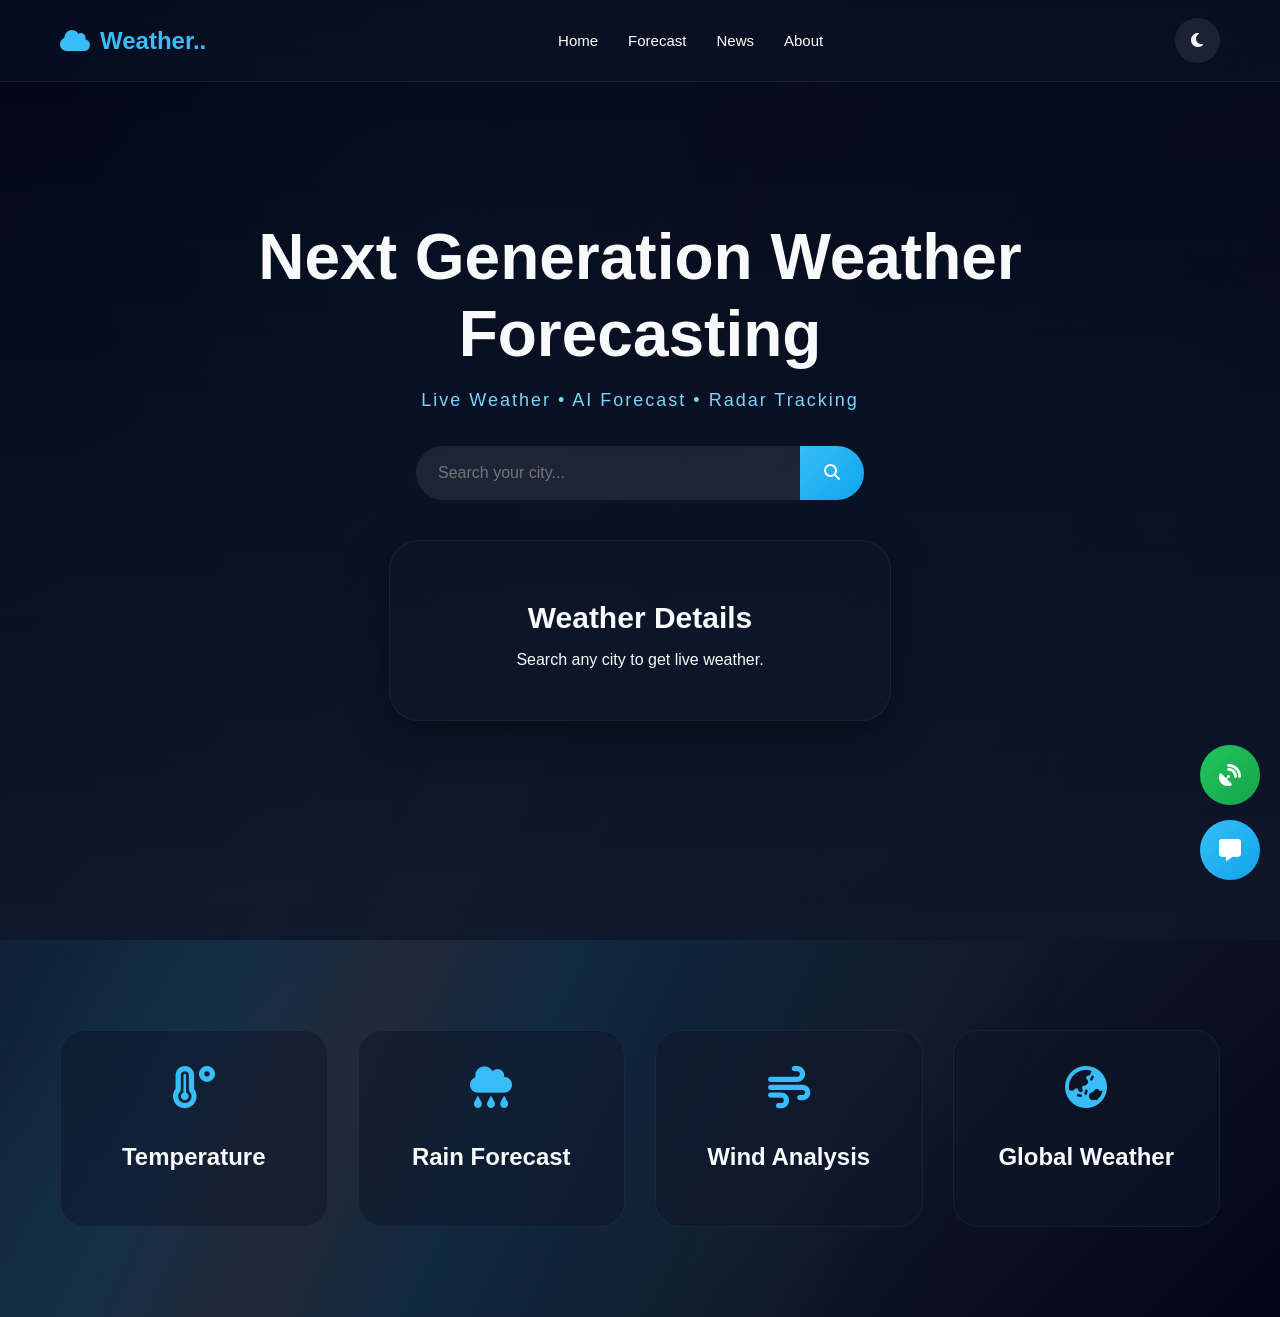
<file: index.html>
<!DOCTYPE html>
<html lang="en">
<head>

<meta charset="UTF-8">
<meta name="viewport" content="width=device-width, initial-scale=1.0">

<title>Weather..</title>

<link rel="stylesheet" href="style.css">

<script defer src="script.js"></script>

<link rel="stylesheet"
href="https://cdnjs.cloudflare.com/ajax/libs/font-awesome/6.5.1/css/all.min.css">

</head>

<body>
<div class="cloud cloud1"></div>
<div class="cloud cloud2"></div>
<div class="cloud cloud3"></div>
<!-- NAVBAR -->

<nav>

    <!-- LOGO -->

    <div class="logo">

        <i class="fa-solid fa-cloud"></i>

        Weather..

    </div>

    <!-- NAV LINKS -->

    <div class="nav-links">

        <a href="index.html">Home</a>

        <a href="forecast.html">Forecast</a>

        <a href="news.html">News</a>

        <a href="about.html">About</a>

    </div>

    <!-- THEME BUTTON -->

    <button class="theme-toggle" onclick="toggleTheme()">

        <i class="fa-solid fa-moon"></i>

    </button>

</nav>

<!-- HERO SECTION -->

<section class="hero">

    <div class="hero-content">

        <h1>
            Next Generation Weather Forecasting
        </h1>

        <p class="typing">
            Live Weather • AI Forecast • Radar Tracking
        </p>

        <!-- SEARCH -->

        <div class="search-box">

            <input
            type="text"
            id="city"
            placeholder="Search your city...">

            <button onclick="getWeather()">

                <i class="fa-solid fa-magnifying-glass"></i>

            </button>

        </div>

        <!-- WEATHER CARD -->

        <div class="weather-card" id="weatherResult">

            <h2>Weather Details</h2>

            <p>
                Search any city to get live weather.
            </p>

        </div>

    </div>

</section>

<!-- FEATURES -->

<section class="features">

    <div class="feature-card">

        <i class="fa-solid fa-temperature-high"></i>

        <h2>Temperature</h2>

    </div>

    <div class="feature-card">

        <i class="fa-solid fa-cloud-rain"></i>

        <h2>Rain Forecast</h2>

    </div>

    <div class="feature-card">

        <i class="fa-solid fa-wind"></i>

        <h2>Wind Analysis</h2>

    </div>

    <div class="feature-card">

        <i class="fa-solid fa-earth-asia"></i>

        <h2>Global Weather</h2>

    </div>

</section>

<!-- RADAR BUTTON -->

<div class="radar-btn" onclick="toggleRadar()">

    <i class="fa-solid fa-satellite-dish"></i>

</div>

<!-- RADAR POPUP -->

<div class="radar-popup" id="radarPopup">

    <div class="radar-header">

        <span>Live Radar</span>

        <button onclick="toggleRadar()">✖</button>

    </div>

    <iframe
    src="https://embed.windy.com/embed2.html?lat=28.6139&lon=77.2090&zoom=5&overlay=rain"
    frameborder="0">
    </iframe>

</div>

<!-- CHATBOT ICON -->

<div class="chatbot-icon" onclick="toggleChat()">

    <i class="fa-solid fa-message"></i>

</div>

<!-- CHAT POPUP -->

<div class="chat-popup" id="chatPopup">

    <div class="chat-header">

        <span>Weather AI</span>

        <button onclick="toggleChat()">✖</button>

    </div>

    <div class="chat-box" id="chatBox">

        <div class="bot-message">

            Hello 👋 Ask me anything about weather.

        </div>

    </div>

    <div class="chat-input">

        <input
        type="text"
        id="userInput"
        placeholder="Ask weather question...">

        <button onclick="sendMessage()">

            Send

        </button>

    </div>

</div>

</body>
</html>
</file>
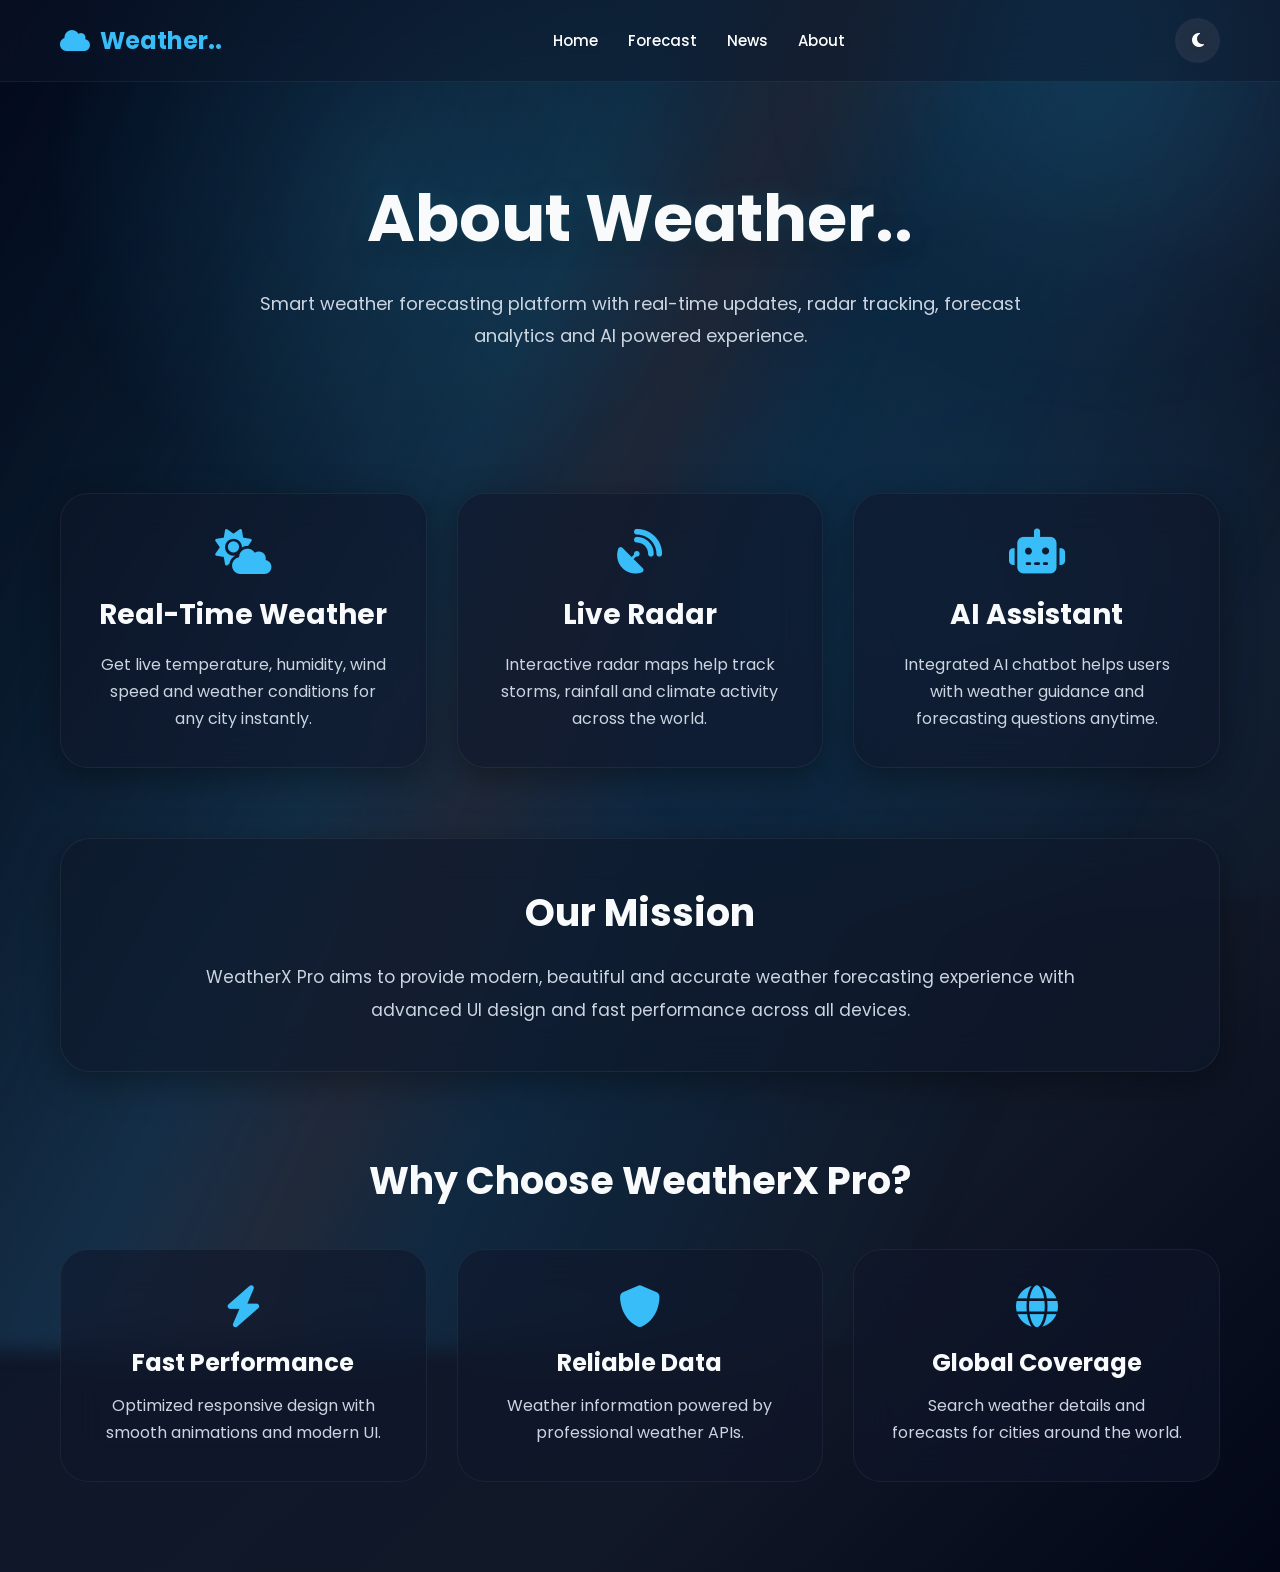
<file: about.html>
<!DOCTYPE html>
<html lang="en">

<head>

<meta charset="UTF-8">
<meta name="viewport" content="width=device-width, initial-scale=1.0">

<title>About | Weather..</title>

<link rel="stylesheet" href="style.css">
<link rel="stylesheet" href="about.css">

<link rel="stylesheet"
href="https://cdnjs.cloudflare.com/ajax/libs/font-awesome/6.5.1/css/all.min.css">

<script defer src="script.js"></script>

</head>

<body>

<!-- NAVBAR -->

<nav>

    <!-- LOGO -->
    <div class="logo">
        <i class="fa-solid fa-cloud"></i>
        Weather..
    </div>

    <!-- LINKS (THIS IS MOST IMPORTANT) -->
    <div class="nav-links">
        <a href="index.html">Home</a>
        <a href="forecast.html">Forecast</a>
        <a href="news.html">News</a>
        <a href="about.html">About</a>
    </div>

    <!-- THEME BUTTON -->
    <button class="theme-toggle" onclick="toggleTheme()">
        <i class="fa-solid fa-moon"></i>
    </button>

</nav>

   

<!-- HERO SECTION -->

<section class="about-hero">

<div class="about-content">

<h1>About Weather..</h1>

<p>
Smart weather forecasting platform with
real-time updates, radar tracking,
forecast analytics and AI powered experience.
</p>

</div>

</section>

<!-- ABOUT CARDS -->

<section class="about-section">

<div class="about-container">

<div class="about-card">

<i class="fa-solid fa-cloud-sun"></i>

<h2>Real-Time Weather</h2>

<p>
Get live temperature, humidity,
wind speed and weather conditions
for any city instantly.
</p>

</div>

<div class="about-card">

<i class="fa-solid fa-satellite-dish"></i>

<h2>Live Radar</h2>

<p>
Interactive radar maps help track
storms, rainfall and climate activity
across the world.
</p>

</div>

<div class="about-card">

<i class="fa-solid fa-robot"></i>

<h2>AI Assistant</h2>

<p>
Integrated AI chatbot helps users
with weather guidance and forecasting
questions anytime.
</p>

</div>

</div>

</section>

<!-- MISSION -->

<section class="mission-section">

<div class="mission-card">

<h2>Our Mission</h2>

<p>
WeatherX Pro aims to provide modern,
beautiful and accurate weather forecasting
experience with advanced UI design and
fast performance across all devices.
</p>

</div>

</section>

<!-- TEAM -->

<section class="team-section">

<h2>Why Choose WeatherX Pro?</h2>

<div class="team-container">

<div class="team-card">

<i class="fa-solid fa-bolt"></i>

<h3>Fast Performance</h3>

<p>
Optimized responsive design with
smooth animations and modern UI.
</p>

</div>

<div class="team-card">

<i class="fa-solid fa-shield"></i>

<h3>Reliable Data</h3>

<p>
Weather information powered by
professional weather APIs.
</p>

</div>

<div class="team-card">

<i class="fa-solid fa-globe"></i>

<h3>Global Coverage</h3>

<p>
Search weather details and forecasts
for cities around the world.
</p>

</div>

</div>

</section>

</body>
</html>
</file>
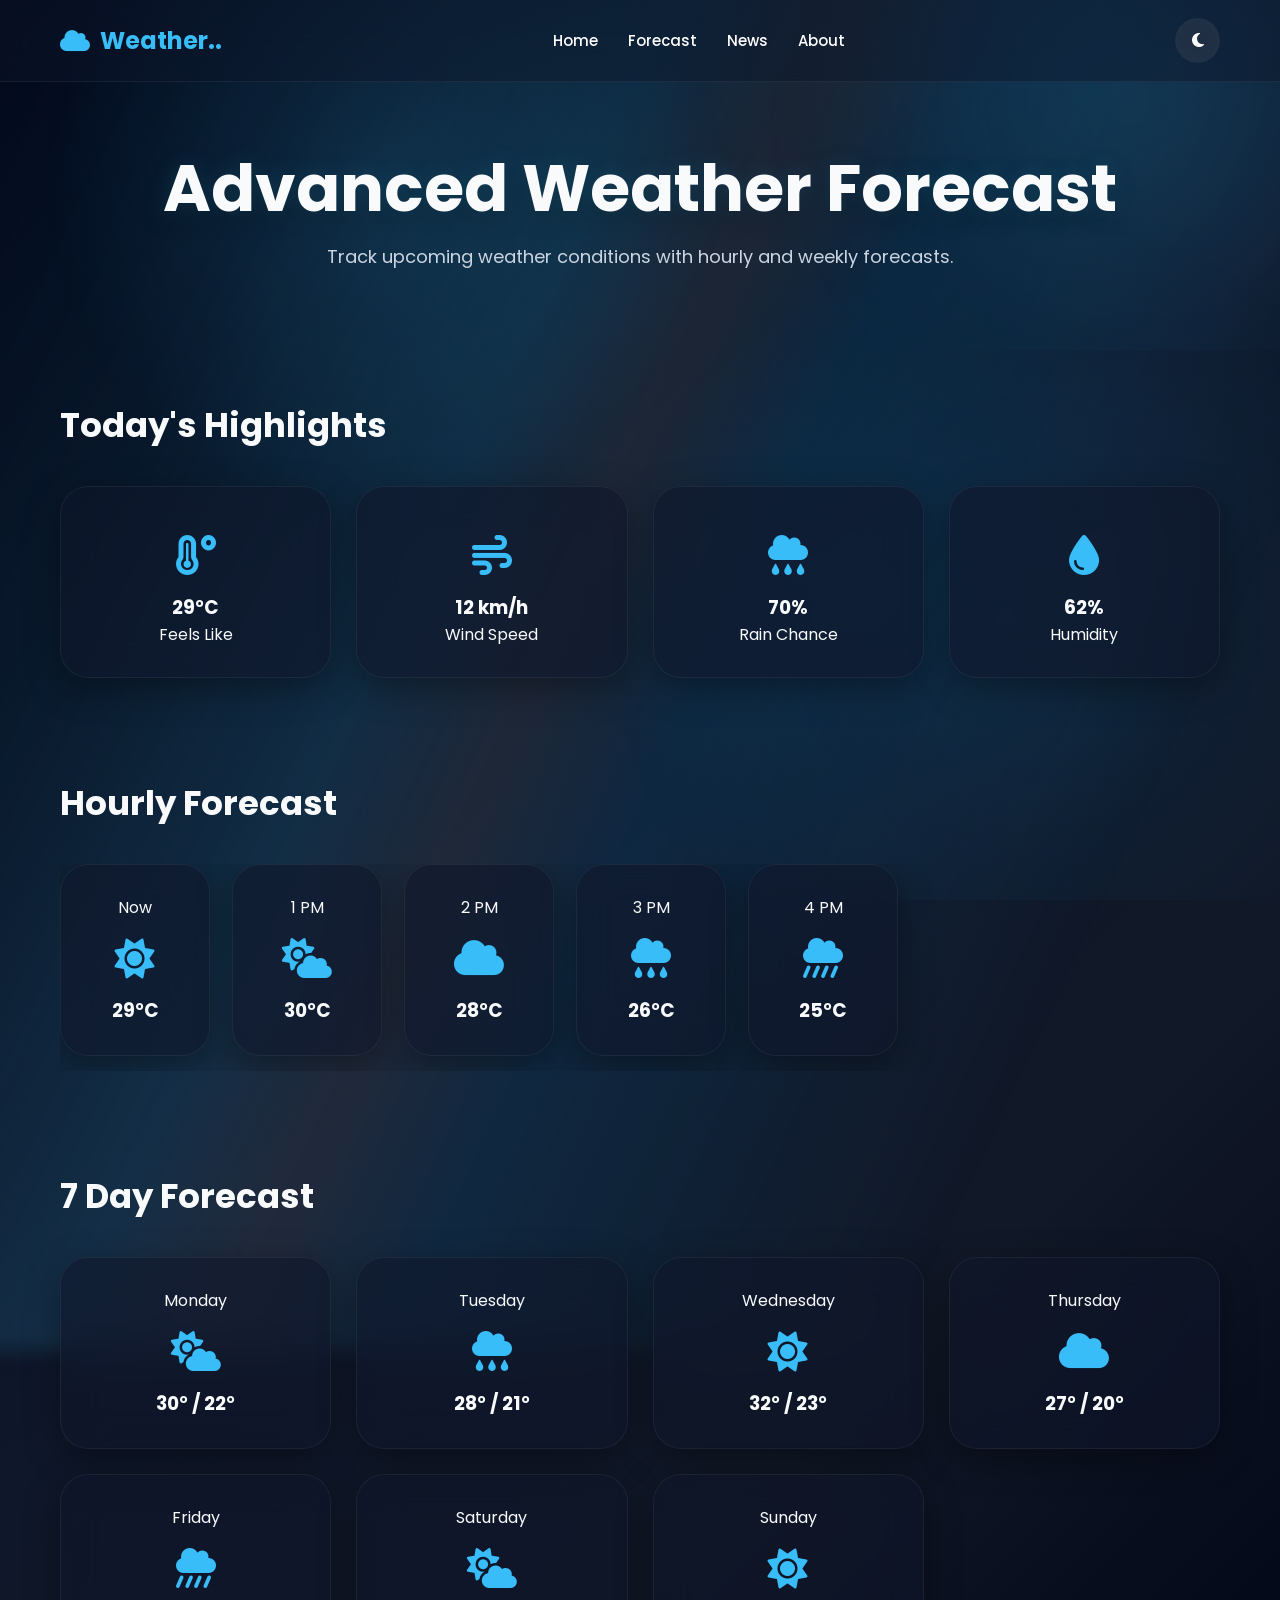
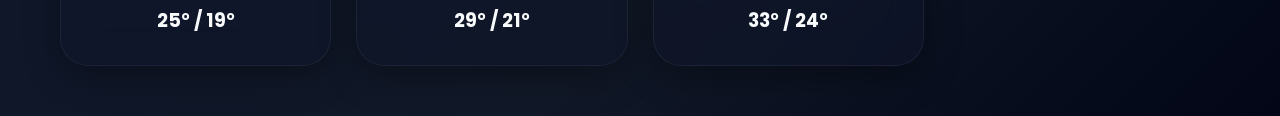
<file: forecast.html>
<!DOCTYPE html>
<html lang="en">

<head>

<meta charset="UTF-8">
<meta name="viewport" content="width=device-width, initial-scale=1.0">

<title>Weather..</title>

<link rel="stylesheet" href="style.css">
<link rel="stylesheet" href="forecast.css">

<link rel="stylesheet"
href="https://cdnjs.cloudflare.com/ajax/libs/font-awesome/6.5.1/css/all.min.css">

<script defer src="script.js"></script>

</head>

<body>

<!-- ================= NAVBAR ================= -->

<nav>

    <!-- LOGO -->

    <div class="logo">
        <i class="fa-solid fa-cloud"></i>
        Weather..
    </div>

    <!-- NAV LINKS -->

    <div class="nav-links">

        <a href="index.html">Home</a>

        <a href="forecast.html">Forecast</a>

        <a href="news.html">News</a>

        <a href="about.html">About</a>

    </div>

    <!-- THEME BUTTON -->

    <button class="theme-toggle" onclick="toggleTheme()">

        <i class="fa-solid fa-moon"></i>

    </button>

</nav>
<!-- FORECAST HERO -->

<section class="forecast-hero">

<div class="forecast-content">

<h1>Advanced Weather Forecast</h1>

<p>
Track upcoming weather conditions with
hourly and weekly forecasts.
</p>

</div>

</section>

<!-- TODAY HIGHLIGHTS -->

<section class="today-section">

<h2>Today's Highlights</h2>

<div class="today-cards">

<div class="today-card">
<i class="fa-solid fa-temperature-high"></i>
<h3>29°C</h3>
<p>Feels Like</p>
</div>

<div class="today-card">
<i class="fa-solid fa-wind"></i>
<h3>12 km/h</h3>
<p>Wind Speed</p>
</div>

<div class="today-card">
<i class="fa-solid fa-cloud-rain"></i>
<h3>70%</h3>
<p>Rain Chance</p>
</div>

<div class="today-card">
<i class="fa-solid fa-droplet"></i>
<h3>62%</h3>
<p>Humidity</p>
</div>

</div>

</section>

<!-- HOURLY FORECAST -->

<section class="hourly-section">

<h2>Hourly Forecast</h2>

<div class="hourly-container">

<div class="hour-card">
<p>Now</p>
<i class="fa-solid fa-sun"></i>
<h3>29°C</h3>
</div>

<div class="hour-card">
<p>1 PM</p>
<i class="fa-solid fa-cloud-sun"></i>
<h3>30°C</h3>
</div>

<div class="hour-card">
<p>2 PM</p>
<i class="fa-solid fa-cloud"></i>
<h3>28°C</h3>
</div>

<div class="hour-card">
<p>3 PM</p>
<i class="fa-solid fa-cloud-rain"></i>
<h3>26°C</h3>
</div>

<div class="hour-card">
<p>4 PM</p>
<i class="fa-solid fa-cloud-showers-heavy"></i>
<h3>25°C</h3>
</div>

</div>

</section>

<!-- WEEKLY FORECAST -->

<section class="weekly-section">

<h2>7 Day Forecast</h2>

<div class="weekly-container">

<div class="week-card">
<p>Monday</p>
<i class="fa-solid fa-cloud-sun"></i>
<h3>30° / 22°</h3>
</div>

<div class="week-card">
<p>Tuesday</p>
<i class="fa-solid fa-cloud-rain"></i>
<h3>28° / 21°</h3>
</div>

<div class="week-card">
<p>Wednesday</p>
<i class="fa-solid fa-sun"></i>
<h3>32° / 23°</h3>
</div>

<div class="week-card">
<p>Thursday</p>
<i class="fa-solid fa-cloud"></i>
<h3>27° / 20°</h3>
</div>

<div class="week-card">
<p>Friday</p>
<i class="fa-solid fa-cloud-showers-heavy"></i>
<h3>25° / 19°</h3>
</div>

<div class="week-card">
<p>Saturday</p>
<i class="fa-solid fa-cloud-sun"></i>
<h3>29° / 21°</h3>
</div>

<div class="week-card">
<p>Sunday</p>
<i class="fa-solid fa-sun"></i>
<h3>33° / 24°</h3>
</div>

</div>



</section>

</body>
</html>
</file>
<file: style.css>
/* =========================
   GLOBAL
========================= */

body{
margin:0;
font-family:'Poppins',sans-serif;
background:linear-gradient(135deg,#020617,#071122,#0f172a,#111827,#020617);
color:#f8fafc;
overflow-x:hidden;
transition:.4s;

/* PAGE LOAD */
animation:pageFade 1.2s ease;
}

/* PAGE ANIMATION */

@keyframes pageFade{
0%{
opacity:0;
transform:scale(1.03);
}
100%{
opacity:1;
transform:scale(1);
}
}


body::before{
content:"";
position:fixed;
top:-50%;
left:-50%;
width:200%;
height:200%;

background:
linear-gradient(
115deg,
transparent 20%,
rgba(56,189,248,.05) 35%,
rgba(56,189,248,.15) 45%,
rgba(255,255,255,.08) 50%,
rgba(14,165,233,.12) 55%,
transparent 70%
);

animation:lightMove 8s linear infinite;

z-index:-2;
pointer-events:none;
filter:blur(10px);
}


/* GLOW LAYER */

body::after{
content:"";
position:fixed;
top:0;
left:0;
width:100%;
height:100%;

background:
radial-gradient(circle at 30% 20%,rgba(56,189,248,.12),transparent 30%),
radial-gradient(circle at 80% 70%,rgba(14,165,233,.10),transparent 35%);

animation:glowMove 6s ease-in-out infinite alternate;

z-index:-3;
pointer-events:none;
}

/* MOVING LIGHT */

@keyframes lightMove{

0%{
transform:
translateX(-20%)
translateY(-10%)
rotate(0deg);
}

100%{
transform:
translateX(20%)
translateY(10%)
rotate(360deg);
}

}

/* GLOW EFFECT */

@keyframes glowMove{

0%{
transform:scale(1);
opacity:.6;
}

100%{
transform:scale(1.1);
opacity:1;
}

}

/* ================= GLOBAL NAVBAR (ALL PAGES SAME) ================= */

nav{
position:fixed;
top:0;
left:0;
width:100%;
display:flex;
justify-content:space-between;
align-items:center;
padding:18px 60px;
background:rgba(15,23,42,.45);
backdrop-filter:blur(20px);
border-bottom:1px solid rgba(255,255,255,.06);
z-index:1000;
box-sizing:border-box;
}

/* LOGO */
.logo{
display:flex;
align-items:center;
gap:10px;
font-size:24px;
font-weight:700;
color:#38bdf8;
}

/* LINKS */
.nav-links{
display:flex;
align-items:center;
gap:30px;
}

.nav-links a{
text-decoration:none;
color:white;
font-size:15px;
font-weight:500;
position:relative;
transition:.3s;
}

.nav-links a::after{
content:"";
position:absolute;
left:0;
bottom:-6px;
width:0%;
height:2px;
background:#38bdf8;
transition:.3s;
}

.nav-links a:hover{
color:#38bdf8;
}

.nav-links a:hover::after{
width:100%;
}

/* THEME BUTTON */
.theme-toggle{
width:45px;
height:45px;
border:none;
border-radius:50%;
background:rgba(255,255,255,.08);
backdrop-filter:blur(10px);
color:white;
font-size:16px;
cursor:pointer;
transition:.3s;
}

.theme-toggle:hover{
transform:scale(1.08);
background:rgba(255,255,255,.15);
}

/* ================= DARK / LIGHT MODE ================= */

.light-mode nav{
background:rgba(255,255,255,.6);
border-bottom:1px solid rgba(0,0,0,.08);
}

.light-mode .nav-links a{
color:#0f172a;
}

.light-mode .theme-toggle{
background:rgba(15,23,42,.08);
color:#0f172a;
}

/* =========================
   LIGHT MODE
========================= */

.light-mode{
background:linear-gradient(135deg,#dbeafe,#f8fafc,#e0f2fe);
color:#0f172a;
}

.light-mode .hero{
background:
linear-gradient(rgba(255,255,255,.7),rgba(255,255,255,.6)),
url("https://images.unsplash.com/photo-1504608524841-42fe6f032b4b");
background-size:cover;
background-position:center;
}

.light-mode .weather-card,
.light-mode .feature-card,
.light-mode .chat-popup,
.light-mode .radar-popup{
background:rgba(255,255,255,.55);
color:#0f172a;
}

/* =========================
   HERO
========================= */

.hero{
height:100vh;

display:flex;
justify-content:center;
align-items:center;

text-align:center;
padding:20px;

background:
linear-gradient(rgba(2,6,23,.85),rgba(15,23,42,.9)),
url("https://images.unsplash.com/photo-1504608524841-42fe6f032b4b");

background-size:cover;
background-position:center;
}

.hero-content h1{
font-size:64px;
max-width:850px;
margin:auto;
line-height:1.2;
}

.typing{
margin-top:18px;
font-size:18px;
color:#7dd3fc;
letter-spacing:2px;
}

/* =========================
   SEARCH
========================= */

.search-box{
margin-top:35px;
display:flex;
justify-content:center;
align-items:center;
}

.search-box input{
width:340px;
padding:18px 22px;

border:none;
outline:none;

border-radius:40px 0 0 40px;

background:rgba(255,255,255,.08);

color:white;

font-size:16px;
}

.search-box button{
padding:18px 24px;

border:none;
cursor:pointer;

font-size:16px;

color:white;

border-radius:0 40px 40px 0;

background:linear-gradient(135deg,#38bdf8,#0ea5e9);

transition:.3s;
}

.search-box button:hover{
transform:scale(1.05);
}

/* =========================
   WEATHER CARD
========================= */

.weather-card{
margin:40px auto 0;

max-width:430px;

padding:35px;

border-radius:30px;

background:rgba(15,23,42,.65);

backdrop-filter:blur(25px);

border:1px solid rgba(255,255,255,.06);

box-shadow:0 10px 40px rgba(0,0,0,.45);
}

.weather-card h2{
font-size:30px;
margin-bottom:15px;
}
.weather-container {
  opacity: 0;
  transform: translateY(20px);
  animation: fadeIn 1s ease forwards;
}

@keyframes fadeIn {
  to {
    opacity: 1;
    transform: translateY(0);
  }
}

/* =========================
   FEATURES
========================= */

.features{
display:grid;

grid-template-columns:
repeat(auto-fit,minmax(220px,1fr));

gap:30px;

padding:90px 60px;
}

.feature-card{
padding:35px;

text-align:center;

border-radius:25px;

background:rgba(15,23,42,.55);

border:1px solid rgba(255,255,255,.05);

transition:.3s;
}

.feature-card:hover{
transform:translateY(-10px);
}

.feature-card i{
font-size:42px;
color:#38bdf8;
margin-bottom:15px;
}

/* =========================
   FLOAT BUTTONS
========================= */

.chatbot-icon,
.radar-btn{
position:fixed;
right:20px;

width:60px;
height:60px;

border-radius:50%;

display:flex;
justify-content:center;
align-items:center;

cursor:pointer;

z-index:999;

font-size:22px;

color:white;

transition:.3s;
}

.chatbot-icon{
bottom:20px;

background:linear-gradient(135deg,#38bdf8,#0ea5e9);
}

.radar-btn{
bottom:95px;

background:linear-gradient(135deg,#22c55e,#16a34a);
}

.chatbot-icon:hover,
.radar-btn:hover{
transform:scale(1.1);
}

/* =========================
   POPUPS
========================= */

.chat-popup,
.radar-popup{
position:fixed;

top:50%;
left:50%;

transform:translate(-50%,-50%);

width:90%;
max-width:500px;

display:none;
flex-direction:column;

overflow:hidden;

z-index:1000;

border-radius:25px;

background:rgba(15,23,42,.95);

backdrop-filter:blur(25px);
}

.radar-popup{
height:75%;
max-width:950px;
}

.chat-header,
.radar-header{
display:flex;
justify-content:space-between;
align-items:center;

padding:15px 20px;

font-weight:600;

background:linear-gradient(135deg,#38bdf8,#0ea5e9);
}

.radar-header{
background:linear-gradient(135deg,#22c55e,#16a34a);
}

.chat-header button,
.radar-header button{
background:none;
border:none;

color:white;

font-size:18px;

cursor:pointer;
}

/* CHAT */

.chat-box{
height:250px;
overflow-y:auto;
padding:15px;
}

.bot-message{
padding:12px 15px;
border-radius:15px;
background:#1e293b;
}

/* INPUT */

.chat-input{
display:flex;
}

.chat-input input{
flex:1;
padding:14px;
border:none;
outline:none;
}

.chat-input button{
padding:14px 20px;
border:none;
background:#38bdf8;
color:white;
cursor:pointer;
}

/* RADAR */

.radar-popup iframe{
width:100%;
height:100%;
border:none;
}



/* =========================
   RESPONSIVE
========================= */

@media(max-width:768px){

nav{
padding:16px 20px;
}

.logo{
font-size:20px;
}

.nav-links{
gap:15px;
}

.nav-links a{
font-size:14px;
}

.hero-content h1{
font-size:38px;
}

.search-box input{
width:220px;
}

.features{
padding:50px 20px;
}

.card {
  animation: float 3s ease-in-out infinite;
}

@keyframes float {
  0% { transform: translateY(0px); }
  50% { transform: translateY(-10px); }
  100% { transform: translateY(0px); }
}

}
</file>
<file: about.css>
/* GOOGLE FONT */

@import url('https://fonts.googleapis.com/css2?family=Poppins:wght@300;400;500;600;700&display=swap');

/* GLOBAL */

*{
margin:0;
padding:0;
box-sizing:border-box;
scroll-behavior:smooth;
}

body{
font-family:'Poppins',sans-serif;

background:
linear-gradient(
135deg,
#020617 0%,
#071122 25%,
#0f172a 50%,
#111827 75%,
#020617 100%
);

color:#f8fafc;
overflow-x:hidden;
min-height:100vh;
transition:.4s ease;
}

/* ================= NAVBAR ================= */

nav{
position:fixed;
top:0;
left:0;

width:100%;

display:flex;
justify-content:space-between;
align-items:center;

padding:18px 60px;

background:rgba(15,23,42,.45);

backdrop-filter:blur(20px);

border-bottom:1px solid rgba(255,255,255,.06);

z-index:1000;

box-sizing:border-box;
}

/* LOGO */

.logo{
display:flex;
align-items:center;
gap:10px;

font-size:24px;
font-weight:700;

color:#38bdf8;
}

/* NAV LINKS */

.nav-links{
display:flex;
align-items:center;
gap:30px;
}

.nav-links a{
text-decoration:none;

color:white;

font-size:15px;
font-weight:500;

position:relative;

transition:.3s;
}

/* HOVER EFFECT */

.nav-links a::after{
content:"";

position:absolute;

left:0;
bottom:-6px;

width:0%;
height:2px;

background:#38bdf8;

transition:.3s;
}

.nav-links a:hover{
color:#38bdf8;
}

.nav-links a:hover::after{
width:100%;
}

/* THEME BUTTON */

.theme-toggle{
width:45px;
height:45px;

border:none;
border-radius:50%;

background:rgba(255,255,255,.08);

backdrop-filter:blur(10px);

color:white;

font-size:16px;

cursor:pointer;

transition:.3s;
}

.theme-toggle:hover{
transform:scale(1.08);

background:rgba(255,255,255,.15);
}

/* LIGHT MODE */

.light-mode nav{
background:rgba(255,255,255,.6);

border-bottom:1px solid rgba(0,0,0,.08);
}

.light-mode .nav-links a{
color:#0f172a;
}

.light-mode .theme-toggle{
background:rgba(15,23,42,.08);

color:#0f172a;
}
/* LIGHT MODE */

.light-mode{
background:linear-gradient(135deg,#f8fafc 0%,#e0f2fe 25%,#dbeafe 50%,#f1f5f9 75%,#ffffff 100%);
color:#0f172a;
}

.light-mode .about-content h1{
color:#0f172a;
text-shadow:none;
}

.light-mode .about-content p{
color:#334155;
}

.light-mode .today-card,
.light-mode .hour-card,
.light-mode .week-card{
background:rgba(255,255,255,.6);
color:#0f172a;
border:1px solid rgba(0,0,0,.08);
box-shadow:0 10px 30px rgba(0,0,0,.08);
}

/* HERO */

.about-hero{
padding-top:170px;
padding-bottom:90px;

text-align:center;

position:relative;
overflow:hidden;
}

.about-hero::before{
content:"";

position:absolute;

top:-200px;
right:-100px;

width:550px;
height:550px;

border-radius:50%;

background:
radial-gradient(
circle,
rgba(56,189,248,.18),
transparent 70%
);

filter:blur(60px);
}

.about-content{
position:relative;
z-index:2;
}

.about-content h1{
font-size:65px;
margin-bottom:20px;

text-shadow:
0 0 20px rgba(56,189,248,.2),
0 5px 20px rgba(0,0,0,.5);
}

.about-content p{
font-size:18px;
color:#cbd5e1;

max-width:800px;

margin:auto;

line-height:1.8;
}

/* ABOUT SECTION */

.about-section{
padding:50px 60px;
}

.about-container{
display:grid;

grid-template-columns:
repeat(auto-fit,minmax(280px,1fr));

gap:30px;
}

.about-card{
padding:35px;

border-radius:28px;

background:rgba(15,23,42,.6);

backdrop-filter:blur(20px);

border:1px solid rgba(255,255,255,.06);

box-shadow:
0 10px 35px rgba(0,0,0,.35);

text-align:center;

transition:.35s;
}

.about-card:hover{
transform:translateY(-10px);

box-shadow:
0 20px 50px rgba(0,0,0,.45),
0 0 25px rgba(56,189,248,.12);
}

.about-card i{
font-size:45px;
color:#38bdf8;
margin-bottom:20px;
}

.about-card h2{
font-size:28px;
margin-bottom:15px;
}

.about-card p{
color:#cbd5e1;
line-height:1.7;
}

/* MISSION */

.mission-section{
padding:20px 60px 60px;
}

.mission-card{
padding:45px;

border-radius:30px;

background:rgba(15,23,42,.65);

backdrop-filter:blur(20px);

border:1px solid rgba(255,255,255,.06);

box-shadow:
0 10px 35px rgba(0,0,0,.35);

text-align:center;
}

.mission-card h2{
font-size:38px;
margin-bottom:20px;
}

.mission-card p{
font-size:17px;
line-height:1.9;

color:#cbd5e1;

max-width:900px;
margin:auto;
}

/* TEAM */

.team-section{
padding:20px 60px 90px;
text-align:center;
}

.team-section h2{
font-size:38px;
margin-bottom:40px;
}

.team-container{
display:grid;

grid-template-columns:
repeat(auto-fit,minmax(250px,1fr));

gap:30px;
}

.team-card{
padding:35px;

border-radius:28px;

background:rgba(15,23,42,.6);

backdrop-filter:blur(20px);

border:1px solid rgba(255,255,255,.06);

transition:.35s;
}

.team-card:hover{
transform:translateY(-10px);
}

.team-card i{
font-size:42px;
color:#38bdf8;
margin-bottom:18px;
}

.team-card h3{
font-size:24px;
margin-bottom:12px;
}

.team-card p{
color:#cbd5e1;
line-height:1.7;
}

/* RESPONSIVE */

@media(max-width:768px){

nav{
padding:15px 20px;
}

.logo{
font-size:20px;
}

.nav-links{
gap:15px;
}

.nav-links a{
font-size:14px;
}

.theme-toggle{
width:40px;
height:40px;
right:20px;
}

.about-content h1{
font-size:40px;
}

.about-content p{
font-size:15px;
padding:0 10px;
}

.about-section,
.mission-section,
.team-section{
padding:35px 20px;
}

.mission-card{
padding:30px 20px;
}

.team-section h2{
font-size:30px;
}

}
</file>
<file: forecast.css>
/* GOOGLE FONT */
@import url('https://fonts.googleapis.com/css2?family=Poppins:wght@300;400;500;600;700&display=swap');

/* GLOBAL */

*{
margin:0;
padding:0;
box-sizing:border-box;
scroll-behavior:smooth;
}

body{
font-family:'Poppins',sans-serif;
background:linear-gradient(135deg,#020617 0%,#071122 25%,#0f172a 50%,#111827 75%,#020617 100%);
color:#f8fafc;
overflow-x:hidden;
min-height:100vh;
transition:.4s ease;
}

/* ================= NAVBAR ================= */

nav{
position:fixed;
top:0;
left:0;

width:100%;

display:flex;
justify-content:space-between;
align-items:center;

padding:18px 60px;

background:rgba(15,23,42,.45);

backdrop-filter:blur(20px);

border-bottom:1px solid rgba(255,255,255,.06);

z-index:1000;

box-sizing:border-box;
}

/* LOGO */

.logo{
display:flex;
align-items:center;
gap:10px;

font-size:24px;
font-weight:700;

color:#38bdf8;
}

/* NAV LINKS */

.nav-links{
display:flex;
align-items:center;
gap:30px;
}

.nav-links a{
text-decoration:none;

color:white;

font-size:15px;
font-weight:500;

position:relative;

transition:.3s;
}

/* HOVER EFFECT */

.nav-links a::after{
content:"";

position:absolute;

left:0;
bottom:-6px;

width:0%;
height:2px;

background:#38bdf8;

transition:.3s;
}

.nav-links a:hover{
color:#38bdf8;
}

.nav-links a:hover::after{
width:100%;
}

/* THEME BUTTON */

.theme-toggle{
width:45px;
height:45px;

border:none;
border-radius:50%;

background:rgba(255,255,255,.08);

backdrop-filter:blur(10px);

color:white;

font-size:16px;

cursor:pointer;

transition:.3s;
}

.theme-toggle:hover{
transform:scale(1.08);

background:rgba(255,255,255,.15);
}

/* LIGHT MODE */

.light-mode nav{
background:rgba(255,255,255,.6);

border-bottom:1px solid rgba(0,0,0,.08);
}

.light-mode .nav-links a{
color:#0f172a;
}

.light-mode .theme-toggle{
background:rgba(15,23,42,.08);

color:#0f172a;
}
/* LIGHT MODE */

.light-mode{
background:linear-gradient(135deg,#f8fafc 0%,#e0f2fe 25%,#dbeafe 50%,#f1f5f9 75%,#ffffff 100%);
color:#0f172a;
}

.light-mode .forecast-content h1{
color:#0f172a;
text-shadow:none;
}

.light-mode .forecast-content p{
color:#334155;
}

.light-mode .today-card,
.light-mode .hour-card,
.light-mode .week-card{
background:rgba(255,255,255,.6);
color:#0f172a;
border:1px solid rgba(0,0,0,.08);
box-shadow:0 10px 30px rgba(0,0,0,.08);
}


/* MOBILE RESPONSIVE */

@media(max-width:768px){

nav{
padding:16px 20px;
}

.logo{
font-size:20px;
}

.nav-links{
gap:15px;
}

.nav-links a{
font-size:14px;
}

.theme-toggle{
width:40px;
height:40px;
}

}

/* HERO */

.forecast-hero{
padding:150px 20px 80px;
text-align:center;
position:relative;
overflow:hidden;
}

.forecast-hero::before{
content:"";
position:absolute;
top:-200px;
right:-150px;
width:600px;
height:600px;
border-radius:50%;
background:radial-gradient(circle,rgba(56,189,248,.18),transparent 70%);
filter:blur(60px);
}

.forecast-content{
position:relative;
z-index:2;
}

.forecast-content h1{
font-size:65px;
font-weight:700;
line-height:1.2;
margin-bottom:15px;
text-shadow:0 0 20px rgba(56,189,248,.2),0 5px 20px rgba(0,0,0,.5);
}

.forecast-content p{
font-size:18px;
color:#cbd5e1;
}

/* SECTIONS */

.today-section,
.hourly-section,
.weekly-section{
padding:50px 60px;
}

.today-section h2,
.hourly-section h2,
.weekly-section h2{
font-size:34px;
margin-bottom:35px;
}

/* CARDS */

.today-cards,
.weekly-container{
display:grid;
grid-template-columns:repeat(auto-fit,minmax(220px,1fr));
gap:25px;
}

.today-card,
.week-card,
.hour-card{
padding:30px;
border-radius:28px;
background:rgba(15,23,42,.6);
backdrop-filter:blur(20px);
border:1px solid rgba(255,255,255,.06);
box-shadow:0 10px 35px rgba(0,0,0,.35);
text-align:center;
transition:.35s;
}

.today-card:hover,
.week-card:hover,
.hour-card:hover{
transform:translateY(-10px);
box-shadow:0 20px 50px rgba(0,0,0,.45),0 0 25px rgba(56,189,248,.12);
}

.today-card i,
.week-card i,
.hour-card i{
font-size:40px;
margin:18px 0;
color:#38bdf8;
}

/* HOURLY */

.hourly-container{
display:flex;
gap:22px;
overflow-x:auto;
padding-bottom:15px;
}

.hourly-container::-webkit-scrollbar{
height:8px;
}

.hourly-container::-webkit-scrollbar-thumb{
background:#38bdf8;
border-radius:20px;
}

.hour-card{
min-width:150px;
}


/* RESPONSIVE */

@media(max-width:768px){

nav{
padding:16px 20px;
}

.logo{
font-size:20px;
}

.nav-links{
gap:15px;
}

.nav-links a{
font-size:14px;
}

.forecast-content h1{
font-size:40px;
}

.forecast-content p{
font-size:15px;
}

.today-section,
.hourly-section,
.weekly-section{
padding:35px 20px;
}

.today-section h2,
.hourly-section h2,
.weekly-section h2{
font-size:28px;
}

.today-card,
.week-card,
.hour-card{
padding:24px;
}

.hour-card{
min-width:130px;
}

.theme-toggle{
width:42px;
height:42px;
top:15px;
right:15px;
}

}
</file>
